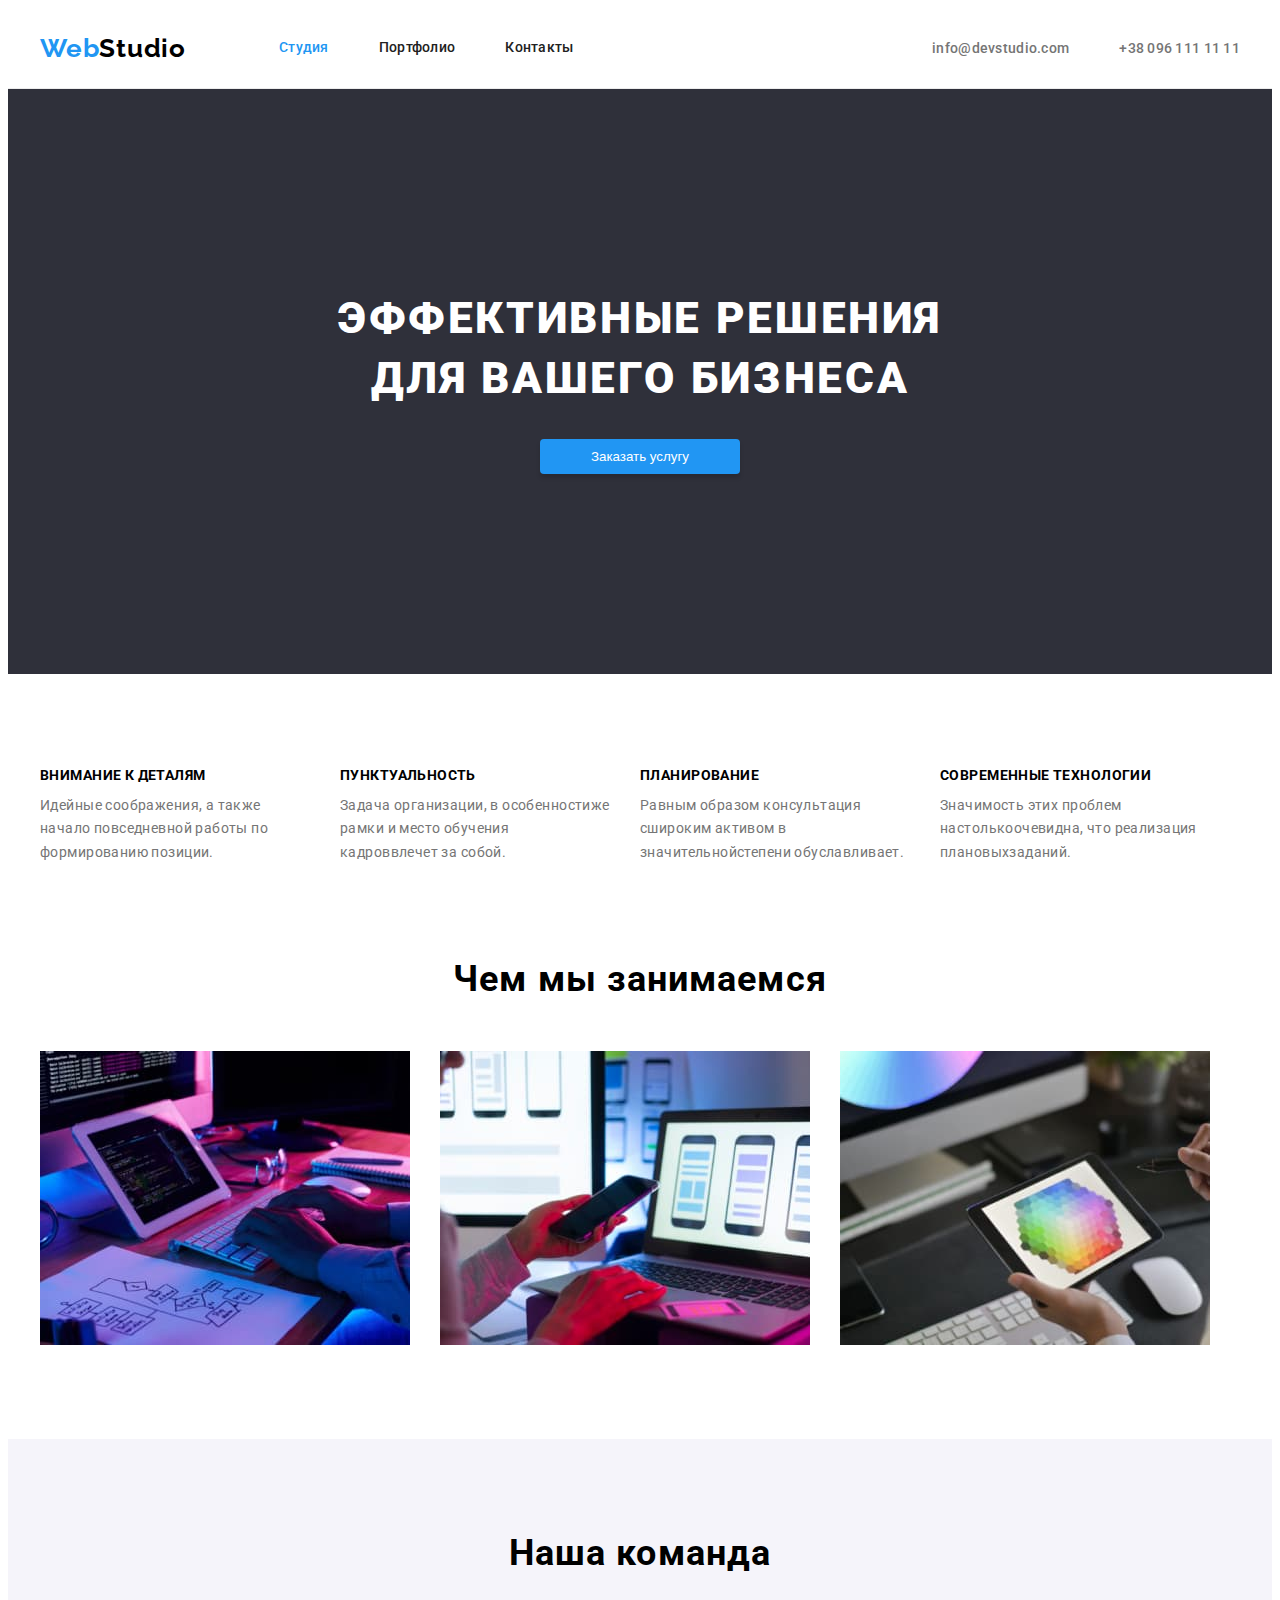
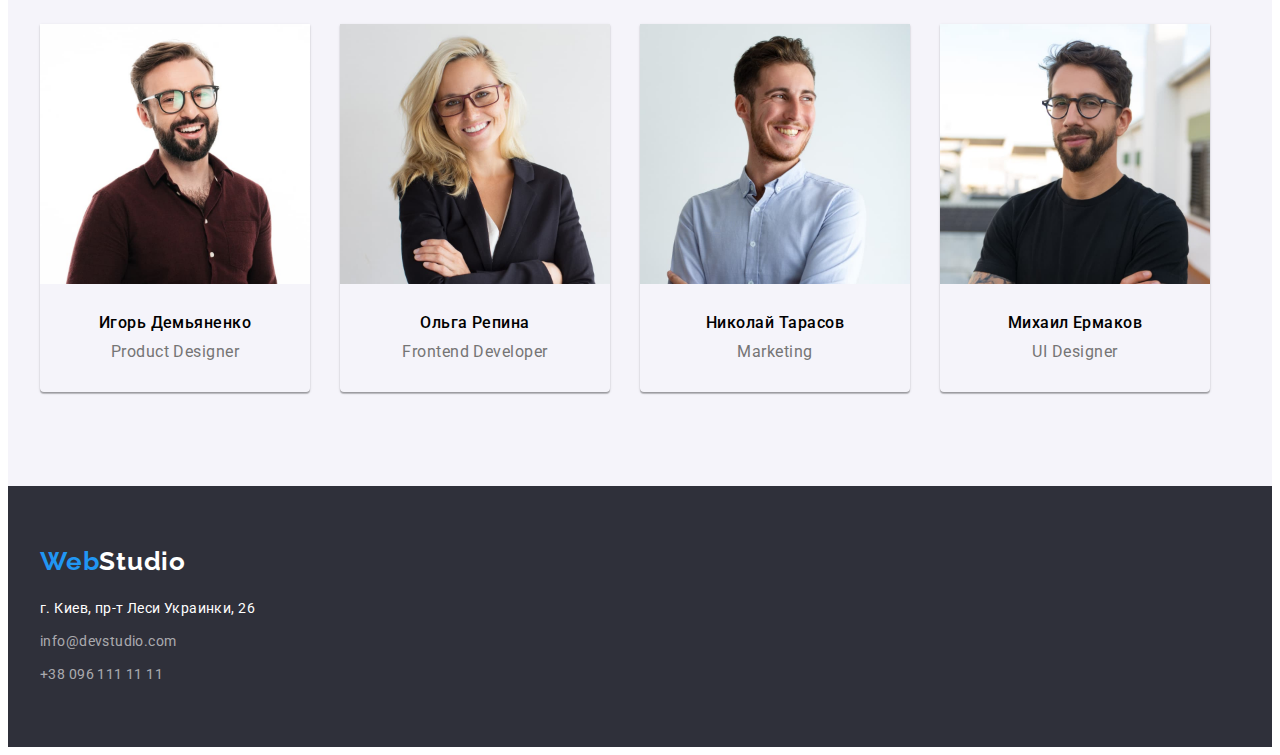
<file: index.html>
<!DOCTYPE html>
<html lang="ru">
  <head>
    <meta charset="UTF-8" />
    <meta http-equiv="X-UA-Compatible" content="IE=edge" />
    <meta name="viewport" content="width=device-width, initial-scale=1.0" />
    <title>WebStudio</title>
    <link rel="preconnect" href="https://fonts.googleapis.com" />
    <link rel="preconnect" href="https://fonts.gstatic.com" crossorigin />
    <link
      href="https://fonts.googleapis.com/css2?family=Raleway:wght@700&family=Roboto:wght@400;500;700;900&display=swap"
      rel="stylesheet"
    />
    <link
      rel="stylesheet"
      href="https://cdnjs.cloudflare.com/ajax/libs/modern-normalize/1.1.0/modern-normalize.min.css"
      integrity="sha512-wpPYUAdjBVSE4KJnH1VR1HeZfpl1ub8YT/NKx4PuQ5NmX2tKuGu6U/JRp5y+Y8XG2tV+wKQpNHVUX03MfMFn9Q=="
      crossorigin="anonymous"
      referrerpolicy="no-referrer"
    />
    <link rel="stylesheet" href="./styles/main.css" />
  </head>
  <body>
    <header class="header">
      <div class="header-container container">
        <a class="link logo" href="" lang="en">Web<span style="color: #000000">Studio</span></a>
        <nav class="main-nav">
          <ul class="nav-list list">
            <li class="nav-list-item">
              <a class="active-link nav-list-link link" href="./index.html">Студия</a>
            </li>
            <li class="nav-list-item">
              <a class="nav-list-link link" href="./portfolio.html">Портфолио</a>
            </li>
            <li class="nav-list-item"><a class="nav-list-link link" href="">Контакты</a></li>
          </ul>
        </nav>
        <ul class="header-address-list list">
          <li class="header-address-item">
            <a class="header-email-address link" lang="en" href="mailto:info@devstudio.com"
              >info@devstudio.com</a
            >
          </li>
          <li class="header-address-item">
            <a class="header-phone-number link" href="tel:+380961111111">+38 096 111 11 11</a>
          </li>
        </ul>
      </div>
    </header>
    <main>
      <section class="hero">
        <div class="hero-container container">
          <h1 class="main-title">Эффективные решения для вашего бизнеса</h1>
          <button class="order-btn" type="button">Заказать услугу</button>
        </div>
      </section>
      <section class="advantages indent-section">
        <div class="container">
          <h2 class="advantages-title visually-hidden title">Преимущества</h2>
          <!--тег спрятан-->
          <ul class="advantages-list list">
            <li class="advantages-item">
              <h3 class="advantage-title subtitle">Внимание к деталям</h3>
              <p class="advantage-text">
                Идейные соображения, а также начало повседневной работы по формированию позиции.
              </p>
            </li>
            <li class="advantages-item">
              <h3 class="advantage-title subtitle">Пунктуальность</h3>
              <p class="advantage-text">
                Задача организации, в особенностиже рамки и место обучения кадроввлечет за собой.
              </p>
            </li>
            <li class="advantages-item">
              <h3 class="advantage-title subtitle">Планирование</h3>
              <p class="advantage-text">
                Равным образом консультация сшироким активом в значительнойстепени обуславливает.
              </p>
            </li>
            <li class="advantages-item">
              <h3 class="advantage-title subtitle">Современные технологии</h3>
              <p class="advantage-text">
                Значимость этих проблем настолькоочевидна, что реализация плановыхзаданий.
              </p>
            </li>
          </ul>
        </div>
      </section>
      <section class="services indent-section">
        <div class="container services-container">
          <h2 class="title services-title">Чем мы занимаемся</h2>
          <ul class="services-list list">
            <li class="service-item">
              <img
                class="service-img"
                width="370"
                src="./images/index/services/img.jpg"
                alt="компьютер"
              />
            </li>
            <li class="service-item">
              <img
                class="service-img"
                width="370"
                src="./images/index/services/img-1.jpg"
                alt="телефон"
              />
            </li>
            <li class="service-item">
              <img
                class="service-img"
                width="370"
                src="./images/index/services/img-2.jpg"
                alt="подбор цвета"
              />
            </li>
          </ul>
        </div>
      </section>
      <section class="team indent-section">
        <div class="container">
          <h2 class="title">Наша команда</h2>
          <ul class="team-list list">
            <li class="team-item">
              <img
                class="team-member"
                width="270"
                src="./images/index/team/people/img.jpg"
                alt="мужчина"
              />
              <div class="team-member-description">
                <h3 class="team-member-name subtitle">Игорь Демьяненко</h3>
                <p class="team-member-position" lang="en">Product Designer</p>
              </div>
            </li>
            <li class="team-item">
              <img
                class="team-member"
                width="270"
                src="./images/index/team/people/img-1.jpg"
                alt="женщина"
              />
              <div class="team-member-description">
                <h3 class="team-member-name subtitle">Ольга Репина</h3>
                <p class="team-member-position" lang="en">Frontend Developer</p>
              </div>
            </li>
            <li class="team-item">
              <img
                class="team-member"
                width="270"
                src="./images/index/team/people/img-2.jpg"
                alt="мужчина"
              />
              <div class="team-member-description">
                <h3 class="team-member-name subtitle">Николай Тарасов</h3>
                <p class="team-member-position" lang="en">Marketing</p>
              </div>
            </li>
            <li class="team-item">
              <img
                class="team-member"
                width="270"
                src="./images/index/team/people/img-3.jpg"
                alt="мужчина"
              />
              <div class="team-member-description">
                <h3 class="team-member-name subtitle">Михаил Ермаков</h3>
                <p class="team-member-position" lang="en">UI Designer</p>
              </div>
            </li>
          </ul>
        </div>
      </section>
    </main>
    <footer class="footer">
      <div class="footer-container container">
        <a class="link logo" href="" lang="en">Web<span style="color: #ffffff">Studio</span></a>
        <address class="address">
          <p class="location">г. Киев, пр-т Леси Украинки, 26</p>
          <ul class="footer-address-list list">
            <li class="footer-address-item" lang="en">
              <a class="link footer-email-address" href="mailto:info@devstudio.com"
                >info@devstudio.com</a
              >
            </li>
            <li class="footer-address-item">
              <a class="link footer-phone-number" href="tel:+380961111111">+38 096 111 11 11</a>
            </li>
          </ul>
        </address>
      </div>
    </footer>
  </body>
</html>
</file>
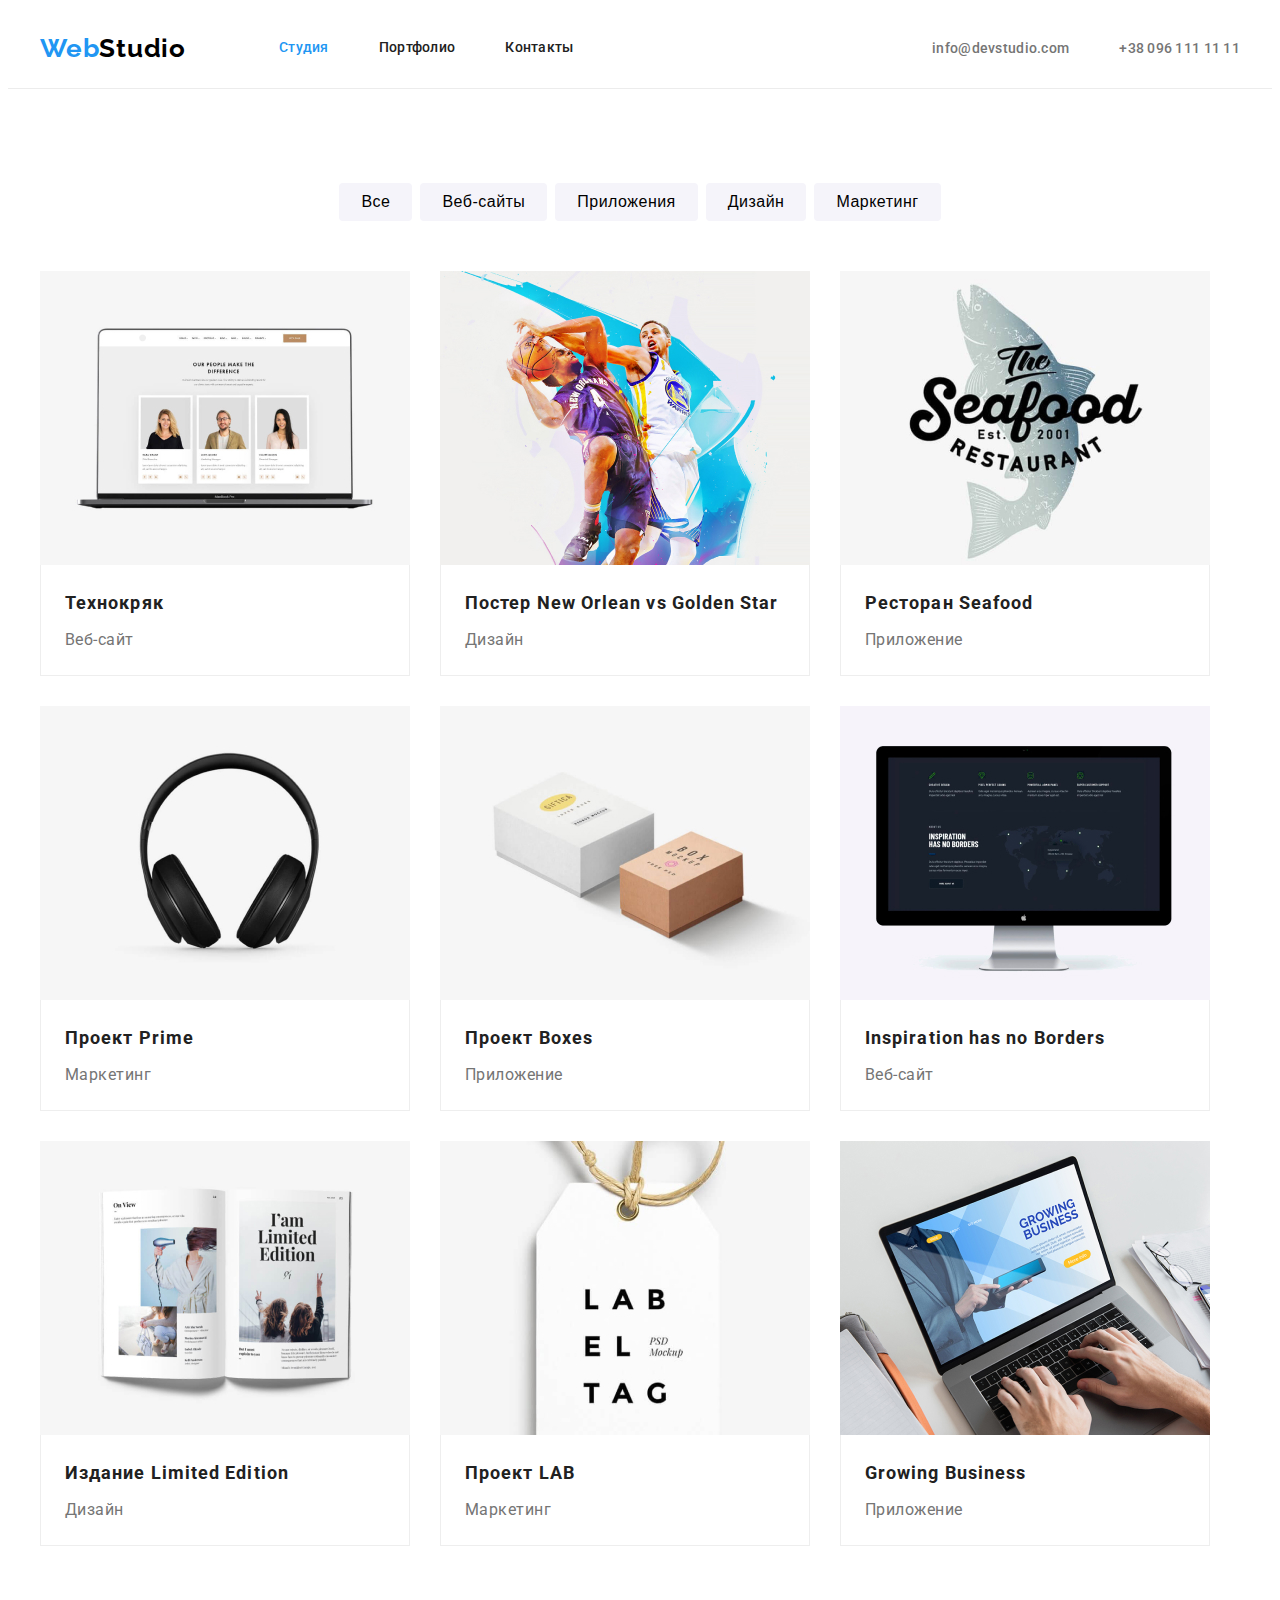
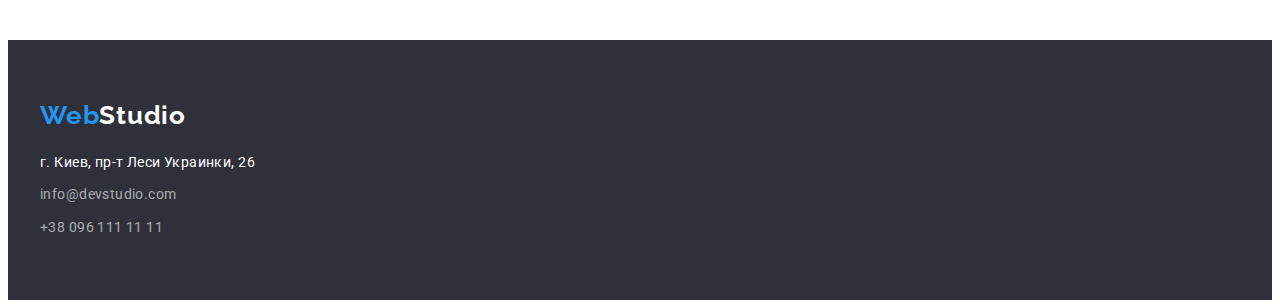
<file: portfolio.html>
<!DOCTYPE html>
<html lang="ru">
  <head>
    <meta charset="UTF-8" />
    <meta http-equiv="X-UA-Compatible" content="IE=edge" />
    <meta name="viewport" content="width=device-width, initial-scale=1.0" />
    <title>WebStudio</title>
    <link rel="preconnect" href="https://fonts.googleapis.com" />
    <link rel="preconnect" href="https://fonts.gstatic.com" crossorigin />
    <link
      href="https://fonts.googleapis.com/css2?family=Raleway:wght@700&family=Roboto:wght@400;500;700&display=swap"
      rel="stylesheet"
    />
    <link
      rel="stylesheet"
      href="https://cdnjs.cloudflare.com/ajax/libs/modern-normalize/1.1.0/modern-normalize.min.css"
      integrity="sha512-wpPYUAdjBVSE4KJnH1VR1HeZfpl1ub8YT/NKx4PuQ5NmX2tKuGu6U/JRp5y+Y8XG2tV+wKQpNHVUX03MfMFn9Q=="
      crossorigin="anonymous"
      referrerpolicy="no-referrer"
    />
    <link rel="stylesheet" href="./styles/main.css" />
  </head>
  <body>
    <header class="header">
      <div class="header-container container">
        <a class="link logo" href="" lang="en">Web<span style="color: #000000">Studio</span></a>
        <nav class="main-nav">
          <ul class="nav-list list">
            <li class="nav-list-item">
              <a class="active-link nav-list-link link" href="./index.html">Студия</a>
            </li>
            <li class="nav-list-item">
              <a class="nav-list-link link" href="./portfolio.html">Портфолио</a>
            </li>
            <li class="nav-list-item"><a class="nav-list-link link" href="">Контакты</a></li>
          </ul>
        </nav>
        <ul class="header-address-list list">
          <li class="header-address-item">
            <a class="header-email-address link" lang="en" href="mailto:info@devstudio.com"
              >info@devstudio.com</a
            >
          </li>
          <li class="header-address-item">
            <a class="header-phone-number link" href="tel:+380961111111">+38 096 111 11 11</a>
          </li>
        </ul>
      </div>
    </header>
    <main>
      <section class="examples">
        <div class="examples-container container">
          <h1 class="main-title examples-title">Примеры работ</h1>
          <ul class="examples-btns-list list">
            <li class="example-btn-item">
              <button class="example-btn" type="button">Все</button>
            </li>
            <li class="example-btn-item">
              <button class="example-btn" type="button">Веб-сайты</button>
            </li>
            <li class="example-btn-item">
              <button class="example-btn" type="button">Приложения</button>
            </li>
            <li class="example-btn-item">
              <button class="example-btn" type="button">Дизайн</button>
            </li>
            <li class="example-btn-item">
              <button class="example-btn" type="button">Маркетинг</button>
            </li>
          </ul>
          <ul class="examples-links-list list">
            <li class="examples-link-item">
              <a class="link example-link" href="">
                <img
                  class="example-img"
                  width="370"
                  src="./images/parfolio/img.jpg"
                  alt="сайт - 'Техноряк'"
                />
                <div class="example-description">
                  <h2 class="example-name">Технокряк</h2>
                  <p class="example-type">Веб-сайт</p>
                </div>
              </a>
            </li>
            <li class="examples-link-item">
              <a class="link example-link" href="">
                <img
                  class="example-img"
                  width="370"
                  src="./images/parfolio/img-1.jpg"
                  alt="дизайн постера - 'New Orlean vs Golden Star'"
                />
                <div class="example-description">
                  <h2 class="example-name">
                    Постер <span lang="en">New Orlean vs Golden Star</span>
                  </h2>
                  <p class="example-type">Дизайн</p>
                </div>
              </a>
            </li>
            <li class="examples-link-item">
              <a class="link example-link" href="">
                <img
                  class="example-img"
                  width="370"
                  src="./images/parfolio/img-2.jpg"
                  alt="приложение - 'Ресторан Seafood'"
                />
                <div class="example-description">
                  <h2 class="example-name">Ресторан <span lang="en">Seafood</span></h2>
                  <p class="example-type">Приложение</p>
                </div>
              </a>
            </li>
            <li class="examples-link-item">
              <a class="link example-link" href="">
                <img
                  class="example-img"
                  width="370"
                  src="./images/parfolio/img-3.jpg"
                  alt="проект - 'Prime'"
                />
                <div class="example-description">
                  <h2 class="example-name">Проект <span lang="en">Prime</span></h2>
                  <p class="example-type">Маркетинг</p>
                </div>
              </a>
            </li>
            <li class="examples-link-item">
              <a class="link example-link" href="">
                <img
                  class="example-img"
                  width="370"
                  src="./images/parfolio/img-4.jpg"
                  alt="проект - 'Boxes'"
                />
                <div class="example-description">
                  <h2 class="example-name">Проект <span lang="en">Boxes</span></h2>
                  <p class="example-type">Приложение</p>
                </div>
              </a>
            </li>
            <li class="examples-link-item">
              <a class="link example-link" href="">
                <img
                  class="example-img"
                  width="370"
                  src="./images/parfolio/img-5.jpg"
                  alt="сайт - 'Inspiration has no Borders'"
                />
                <div class="example-description">
                  <h2 lang="en" class="example-name">Inspiration has no Borders</h2>
                  <p class="example-type">Веб-сайт</p>
                </div>
              </a>
            </li>
            <li class="examples-link-item">
              <a class="link example-link" href="">
                <img
                  class="example-img"
                  width="370"
                  src="./images/parfolio/img-6.jpg"
                  alt="дизайн - 'Limited Edition'"
                />
                <div class="example-description">
                  <h2 class="example-name">Издание <span lang="en">Limited Edition</span></h2>
                  <p class="example-type">Дизайн</p>
                </div>
              </a>
            </li>
            <li class="examples-link-item">
              <a class="link example-link" href="">
                <img
                  class="example-img"
                  width="370"
                  src="./images/parfolio/img-7.jpg"
                  alt="проект 'LAB'"
                />
                <div class="example-description">
                  <h2 class="example-name">Проект <span lang="en">LAB</span></h2>
                  <p class="example-type">Маркетинг</p>
                </div>
              </a>
            </li>
            <li class="examples-link-item">
              <a class="link example-link" href="">
                <img
                  class="example-img"
                  width="370"
                  src="./images/parfolio/img-8.jpg"
                  alt="приложение - 'Growing Business'"
                />
                <div class="example-description">
                  <h2 lang="en" class="example-name">Growing Business</h2>
                  <p class="example-type">Приложение</p>
                </div>
              </a>
            </li>
          </ul>
        </div>
      </section>
    </main>
    <footer class="footer">
      <div class="footer-container container">
        <a class="link logo" href="" lang="en">Web<span style="color: #ffffff">Studio</span></a>
        <address class="address">
          <p class="location">г. Киев, пр-т Леси Украинки, 26</p>
          <ul class="footer-address-list list">
            <li class="footer-address-item" lang="en">
              <a class="link footer-email-address" href="mailto:info@devstudio.com"
                >info@devstudio.com</a
              >
            </li>
            <li class="footer-address-item">
              <a class="link footer-phone-number" href="tel:+380961111111">+38 096 111 11 11</a>
            </li>
          </ul>
        </address>
      </div>
    </footer>
  </body>
</html>
</file>
<file: styles/main.css>
:root {
    --main-font: 'Roboto', sans-serif;
    --primary-brand-color: #2196F3;
    --secondary-brand-color: #2F303A;
    --complementary-color: #757575;
}
body {
    font-family: var(--main-font);
}
h1, h2, h3, h4, p {
    margin-top: 0;
    margin-bottom: 0;
}
ul,ol {
    margin-top: 0;
    margin-bottom: 0;
    padding-left: 0;
}
img {
    display: block;
}
.list {
    list-style: none;
}
.link {
    text-decoration: none;
}
.title {
    font-weight: bold;
    font-size: 36px;
    line-height: 1.16;
    text-align: center;
    letter-spacing: 0.03em;
    margin-bottom: 50px;
}
address {
    font-style: normal;
}
.container {
    width: 1200px;
    margin-left: auto;
    margin-right: auto;
    padding-left: 15px;
    padding-right: 15px;
}
.indent-section{
    padding: 94px 0;
}
.advantages {
    padding-bottom: 0;
}
.visually-hidden {
    position: absolute;
    width: 1px;
    height: 1px;
    margin: -1px;
    padding: 0;
    overflow: hidden;
    bottom: 0;
    clip: rect(0 0 0 0);
}
/* общие настройки */
.header {
    border-bottom: 1px solid #ECECEC;
}
.header-container{
    display: flex;
    align-items: center;
}
.logo {
    font-family: 'Raleway', sans-serif;
    font-weight: bold;
    font-size: 26px;
    line-height: 1.19;
    letter-spacing: 0.03em;
    color: var(--primary-brand-color);
}
.main-nav{
    margin-left: 93px;
}
.nav-list {
    display: flex;
    flex-direction: row;
}
.nav-list-item+.nav-list-item {
    margin-left: 50px;
}
.nav-list-link {
    display: block;
    padding: 32px 0;
    font-weight: 500;
    font-size: 14px;
    line-height: 1.14;
    letter-spacing: 0.02em;
    color: #212121;
}
.nav-list-link:hover,
.nav-list-link:focus {
    color: var(--primary-brand-color);
}
.active-link {
    color: var(--primary-brand-color);
}
.header-address-list {
    display: flex;
    flex-direction: row;
    margin-left: auto;
}
.header-address-item:last-child{
    margin-left: 50px;
} 
.header-address-item > a {
    font-weight: 500;
    font-size: 14px;
    line-height: 1.14;
    letter-spacing: 0.02em;
    color: var(--complementary-color);
}
.header-address-item>a:hover,
.header-address-item>a:focus {
    color: var(--primary-brand-color);
}
/* header */
.hero {
    text-align: center;
    background-color: var(--secondary-brand-color);
    padding-top: 200px;
    padding-bottom: 200px;
}
.main-title {
    margin: 0 auto;
    font-weight: 900;
    font-size: 44px;
    line-height: 1.36;
    text-align: center;
    letter-spacing: 0.06em;
    text-transform: uppercase;
    color: #FFFFFF;
    margin-bottom: 30px;
    width: 696px;
}
button.order-btn {
    margin: 0 auto;
    min-width: 200px;
    padding: 10px 16px;
    color: #FFFFFF;
    background-color: var(--primary-brand-color);
    cursor: pointer;
    box-shadow: 0px 4px 4px rgba(0, 0, 0, 0.15);
    border-radius: 4px;
    border: none;
}
.order-btn:hover,
.order-btn:focus {
    background-color: #188CE8;
}
/* hero */
.advantages-list{
    display: flex;
    flex-wrap: wrap;
}
.advantages-item:not(.advantages-item:nth-child(4n+0)) {
    margin-right: 30px;
}
.advantage-title {
    font-size: 14px;
    font-weight: bold;
    line-height: 1.14;
    letter-spacing: 0.03em;
    text-transform: uppercase;
    margin-bottom: 10px;
}
.advantage-text {
    font-size: 14px;
    font-weight: normal;
    line-height: 1.7;
    letter-spacing: 0.03em;
    color: var(--complementary-color);
    width: 270px;
}
/* advantages */
.services-list{
    display: flex;
    flex-wrap: wrap;
}
.service-item:not(.service-item:nth-child(3n+0)) {
    margin-right: 30px;
}
/* services */
.team {
    background-color: #F5F4FA;
}
.team-list{
    display: flex;
    flex-wrap: wrap;
}
.team-item{
    box-shadow: 0px 1px 3px rgba(0, 0, 0, 0.12),
    0px 1px 1px rgba(0, 0, 0, 0.14),
    0px 2px 1px rgba(0, 0, 0, 0.2);
    border-radius: 0px 0px 4px 4px;
}
.team-item:not(.team-item:nth-child(4n+0)) {
    margin-right: 30px;
}
.team-member-description{
    display: flex;
    flex-direction: column;
    align-items: center;
    padding: 30px 0;
}
.team-member-name {
    font-weight: 500;
    font-size: 16px;
    line-height: 1.18;
    letter-spacing: 0.03em;
    margin-bottom: 10px;
}
.team-member-position {
    font-weight: normal;
    font-size: 16px;
    line-height: 1.18;
    letter-spacing: 0.03em;
    color: var(--complementary-color);
}
/* team */
.footer {
    background-color: var(--secondary-brand-color);
    padding: 60px 0;
}
.footer-container{
    display: flex;
    flex-direction: column;
}
.footer-container>.logo{
    margin-bottom: 20px;
}
address {
    font-size: 14px;
    font-weight: normal;
    line-height: 1.7;
    letter-spacing: 0.03em;
    color: #FFFFFF;

}
.footer-address-list{
    margin-top: 9px;
}
.footer-address-item+.footer-address-item {
    margin-top: 9px;
}
.footer-address-item>a {
    color: rgba(255, 255, 255, 0.6);
}
/* footer */
.examples {
    padding: 94px 0;
}
.examples-title {
    display: none;
}
.examples-btns-list {
    display: flex;
    flex-direction: row;
    justify-content: center;
    margin-bottom: 50px;
}
.example-btn-item+.example-btn-item {
    margin-left: 8px;
}
button.example-btn {
    padding: 6px 22px;
    font-weight: 500;
    font-size: 16px;
    line-height: 1.62;
    text-align: center;
    letter-spacing: 0.03em;
    cursor: pointer;
    background: #F5F4FA;
    border-radius: 4px;
    border: none;
}
button.example-btn:hover,
button.example-btn:focus{
    background-color: var(--primary-brand-color);
    color: #FFFFFF;
}
.examples-links-list {
    display: flex;
    flex-wrap: wrap;
}
.examples-link-item{
    background: #FFFFFF;
}
.examples-link-item:not(.examples-link-item:nth-child(3n+0)){
    margin-right: 30px;
}
.examples-link-item:not(.examples-link-item:nth-last-child(-n + 3)) {
    margin-bottom: 30px;
}
.example-description{
    border-left: 1px solid #EEEEEE;
    border-right: 1px solid #EEEEEE;
    border-bottom: 1px solid #EEEEEE;
    box-sizing: border-box;
    padding: 20px 0;
    padding-left: 24px;
    padding-right: 24px;
}
.example-name {
    font-weight: bold;
    font-size: 18px;
    line-height: 2;
    letter-spacing: 0.06em;
    margin-bottom: 4px;
}
.example-type {
    font-weight: normal;
    font-size: 16px;
    line-height: 1.87;
    letter-spacing: 0.03em;
    color: var(--complementary-color);
}
.example-link {
    color: #212121;
}
/* examples */
</file>
